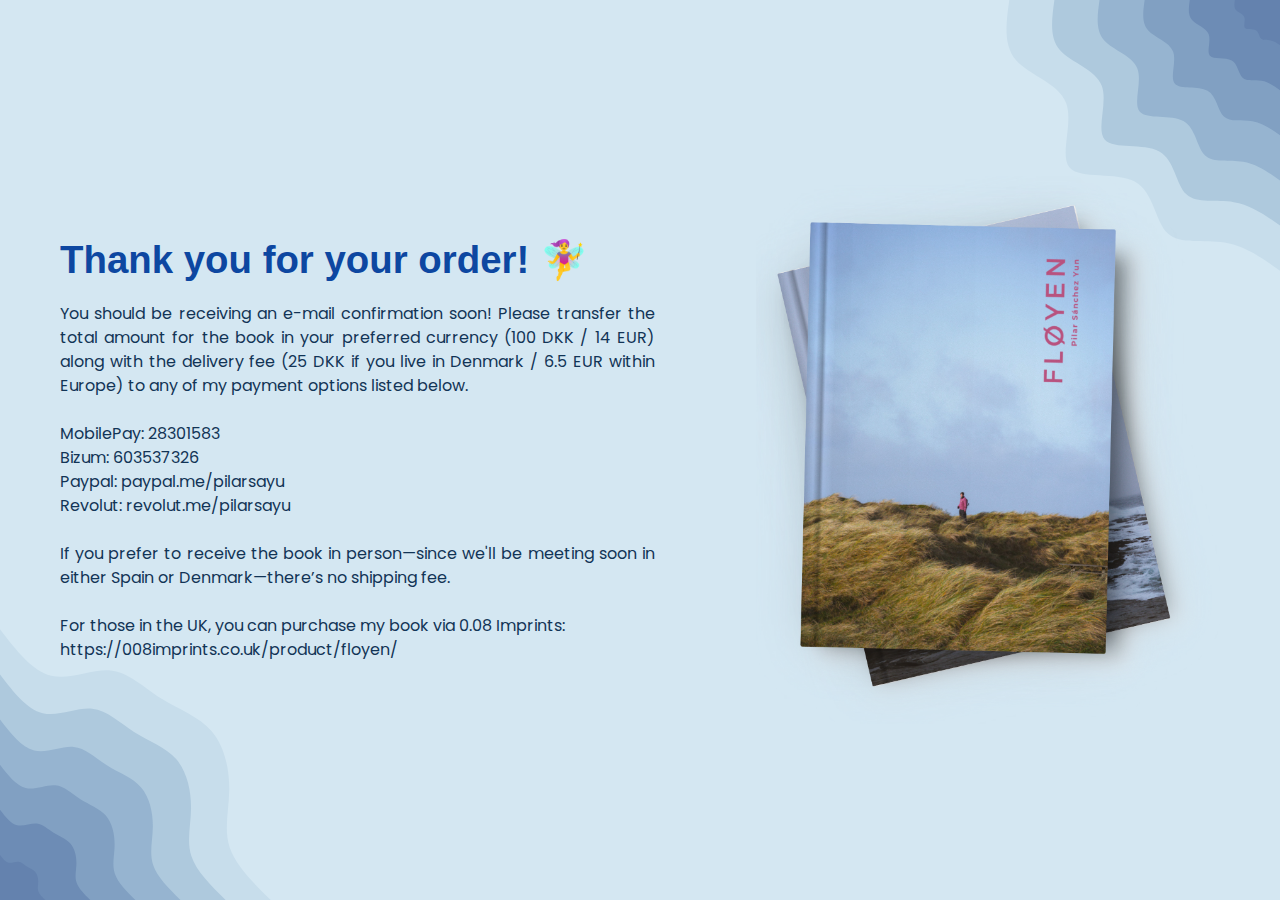
<file: thankyou.html>
<!DOCTYPE html>
<html lang="en">

<head>
  <meta charset="UTF-8">
  <meta name="viewport" content="width=device-width, initial-scale=1.0">
  <title>Snap Scrolling Webpage</title>
  <link rel="stylesheet" href="style.css">
  <link rel="stylesheet" href="thankyou.css">
  <link rel="stylesheet" href="borders.css">
  <link rel="stylesheet" href="lightbox.css">
  <link rel="preconnect" href="https://fonts.googleapis.com" />
  <link rel="preconnect" href="https://fonts.gstatic.com" crossorigin />
  <link
    href="https://fonts.googleapis.com/css2?family=Anton+SC&family=Poppins&family=Space+Grotesk:wght@300..700&display=swap"
    rel="stylesheet" />
</head>

<body>
  <div class="top-right-image">
    <img src="topblob.svg" alt="Top Right Image" />
  </div>
  <div class="bottom-left-image">
    <img src="bottomblob.svg" alt="Bottom Left Image" />
  </div>
  <div class="snap-container">
    <div id="section5" class="section tall">
      <div class="section-content">
        <!-- Left Content: Text -->
        <div class="left-content">
          <h1 class="section-title">Thank you for your order! 🧚‍♀️</h1>
          <p class="section-body">You should be receiving an e-mail confirmation soon! Please transfer the total amount
            for the book in your preferred currency (100 DKK / 14
            EUR) along with the delivery fee (25 DKK if you live in Denmark / 6.5 EUR within Europe) to any of my
            payment options listed below.

            </br></br>MobilePay: 28301583
            </br>Bizum: 603537326
            </br>Paypal: paypal.me/pilarsayu
            </br>Revolut: revolut.me/pilarsayu

            </br></br>If you prefer to receive the book in person—since we'll be meeting soon in either Spain or
            Denmark—there’s no shipping fee.
            </br></br>For those in the UK, you can purchase my book via 0.08 Imprints:
            </br>https://008imprints.co.uk/product/floyen/

          </p>
        </div>

        <!-- Right Content: Single Image -->
        <div class="right-content">
          <img src="mockup1.png" alt="Large Image" class="large-image">
        </div>

      </div>

    </div>
</body>

</html>
</file>
<file: thankyou.css>
#section5 .section-content {
    display: flex;
    flex-direction: row;
    justify-content: space-between;
    align-items: center;
    padding: 20px;
}

#section5 .left-content {
    width: 53%;
    /* Text content occupies 60% of the width */
    padding-right: 20px;
    /* Space between text and image */
    text-align: justify;
}

#section5 .right-content {
    width: 40%;
    /* Image content occupies 35% of the width */
    display: flex;
    justify-content: center;
}

#section5 .large-image {
    width: 100%;
    /* Ensures the image fills the container */
    max-width: 500px;
    /* Optional: limit the size of the image */
    border-radius: 10px;
    /* Optional: rounded corners for the image */
}

#section5 .section-title {
    font-size: clamp(1.5rem, 3vw, 2.5rem);
    font-weight: bold;
    /* Dynamically sized title */
    margin-bottom: 20px;
}

#section5 .section-body {
    font-size: clamp(0.875rem, 2.5vw, 1rem);
    /* Dynamically sized body text */
    line-height: 1.5;
    margin: 0;
}

/* Style the thank-you button */
#section5 .thank-you-button {
    display: inline-block;
    /* Inline-block for proper dimensions */
    margin: 20px auto;
    /* Add margin for spacing and center alignment */
    padding: 10px 20px;
    /* Padding for clickable size */
    font-family: 'Poppins', sans-serif;
    /* Match your current font style */
    font-size: clamp(1rem, 2.5vw, 1.25rem);
    /* Responsive font size */
    color: #fff;
    /* Button text color */
    background-color: #0d47a1;
    /* Blue button background */
    border: none;
    /* Remove default border */
    border-radius: 8px;
    /* Rounded edges */
    text-align: center;
    /* Center text inside the button */
    text-decoration: none;
    /* Remove underline if it's a link */
    cursor: pointer;
    /* Change cursor to pointer */
    transition: background-color 0.3s ease;
    /* Smooth hover effect */
}

/* Button hover effect */
#section5 .thank-you-button:hover {
    background-color: #2d8ff0;
    /* Lighter blue on hover */
}


@media (max-width: 768px) {

    #section5 .section-content {
        flex-direction: column;
        margin-bottom: 15vh;
        /* overflow-y: scroll; */
    }

    #section5 .left-content {
        width: 100%;
        padding-right: 0;
        text-align: justify;
    }

    #section5 .right-content {
        width: 100%;
        /* Image content occupies 35% of the width */
        display: flex;
        justify-content: center;
    }

    #section5 .large-image {
        width: 70%;
        /* Ensures the image fills the container */
        max-width: 500px;
        /* Optional: limit the size of the image */
        border-radius: 10px;
        /* Optional: rounded corners for the image */
    }

    #section5 .section-title {
        font-size: clamp(2rem, 2.4vw, 3rem);
        text-align: left;
    }


    #section5 .section-body {
        font-size: clamp(1rem, 2.5vw, 1.3rem);
        width: 100%;
    }

}
</file>
<file: borders.css>
/* Fixed top-right image */
.top-right-image {
  position: absolute;
  top: 0;
  right: 0;
  z-index: -1;
  /* Ensure it stays behind other content */
}

.top-right-image img {
  width: 46vw;
  height: auto;
  display: block;
}

/* Fixed bottom-left image */
.bottom-left-image {
  position: absolute;
  bottom: 0;
  left: 0;
  z-index: -1;
  /* Ensure it stays behind other content */
}

.bottom-left-image img {
  width: 46vw;
  height: auto;
  display: block;
}

@media (max-width: 768px) {

  .top-right-image img,
  .bottom-left-image img {
    width: 90vw;
  }
}
</file>
<file: style.css>
/* General reset */


* {
    margin: 0;
    padding: 0;
    box-sizing: border-box;
}

body,
html {
    margin: 0;
    padding: 0;
    overflow: hidden;
    height: 100%;
    color: #0d47a1;
    font-family: 'Poppins', Arial, sans-serif;
    scroll-behavior: smooth;
}

body {
    background-color: #d4e7f2;
}

/* Scrollbar Customization */
::-webkit-scrollbar {
    width: 10px;
}

::-webkit-scrollbar-thumb {
    background-color: #0d47a1;
    border-radius: 10px;
}

.snap-container {
    scroll-snap-type: y mandatory;
    overflow-y: scroll;
    overflow-x: hidden;
    height: 100vh;
    width: 100vw;
}

.section {
    scroll-snap-align: center;
    scroll-snap-stop: normal;
    /* Default snapping behavior */
    overflow-x: hidden;
    display: flex;
    justify-content: center;
    align-items: center;
    height: 100vh;
    width: 100vw;
    box-sizing: border-box;
    position: relative;
    text-align: center;
}

.section-content {
    text-align: center;
    padding: 2rem;
    /* Add padding to avoid text getting cut off */
    display: flex;
    flex-direction: column;
    justify-content: center;
    align-items: center;
    gap: .8rem;
    width: 100%;
    max-width: 1200px;
    overflow-x: hidden;

}

.section-title {
    font-size: clamp(2rem, 4vw, 3rem);
    font-family: "League Spartan", sans-serif;
    font-weight: bold;
}

.section-body {
    font-size: clamp(1rem, 2vw, 1.5rem);
    color: #123456;
}


#section1 .section-title {
    font-size: clamp(4.6rem, 10vw, 9rem);
    /* Already using clamp smallest - size - largest */
}

#section1 .section-body {
    font-size: clamp(1.5rem, 2.5vw, 2rem);
    color: #0d47a1;
}

/* Contact Info Section */
.contact-info {
    position: fixed;
    bottom: 0;
    left: 0;
    width: 100%;
    background-color: transparent;
    color: #406db6;
    /* Initial text color */
    text-align: right;
    padding: 40px;
    font-size: clamp(.3rem, 2vw, 1.2rem);
    /* Ensure it stays on top of other content */
}

.contact-info p {
    margin: 0;
    padding: 0;
}



/* Mobile-specific styles */
@media (max-width: 768px) {


    /* Show contact info only inside the first section */
    #section1 .contact-info {

        position: absolute;
        display: block;
        /* Make the contact info visible within section1 */
        font-size: clamp(.85rem, 3vw, 3.5rem);
        padding: 0 2.5vh 40vw 0;
    }

    .tall {
        height: auto;
        scroll-snap-align: start !important;
        scroll-snap-margin-bottom: 35vh;
        /* Adds extra space at the bottom */
    }

    .section-content {
        padding: 0 2rem;
    }

    #section1 .section-content {
        padding-bottom: 25vh;
    }

    #section1 .section-title {
        font-size: clamp(4.6rem, 6vw, 7rem);
        margin-bottom: 0.2rem;
        /* Add a closer margin below the title */
    }

    #section1 .section-body {
        font-size: clamp(1.2rem, 2vw, 1.8rem);
        /* Slightly reduced font size */
        margin-top: 0.3rem;
        /* Minimize the spacing above the body */
    }

}
</file>
